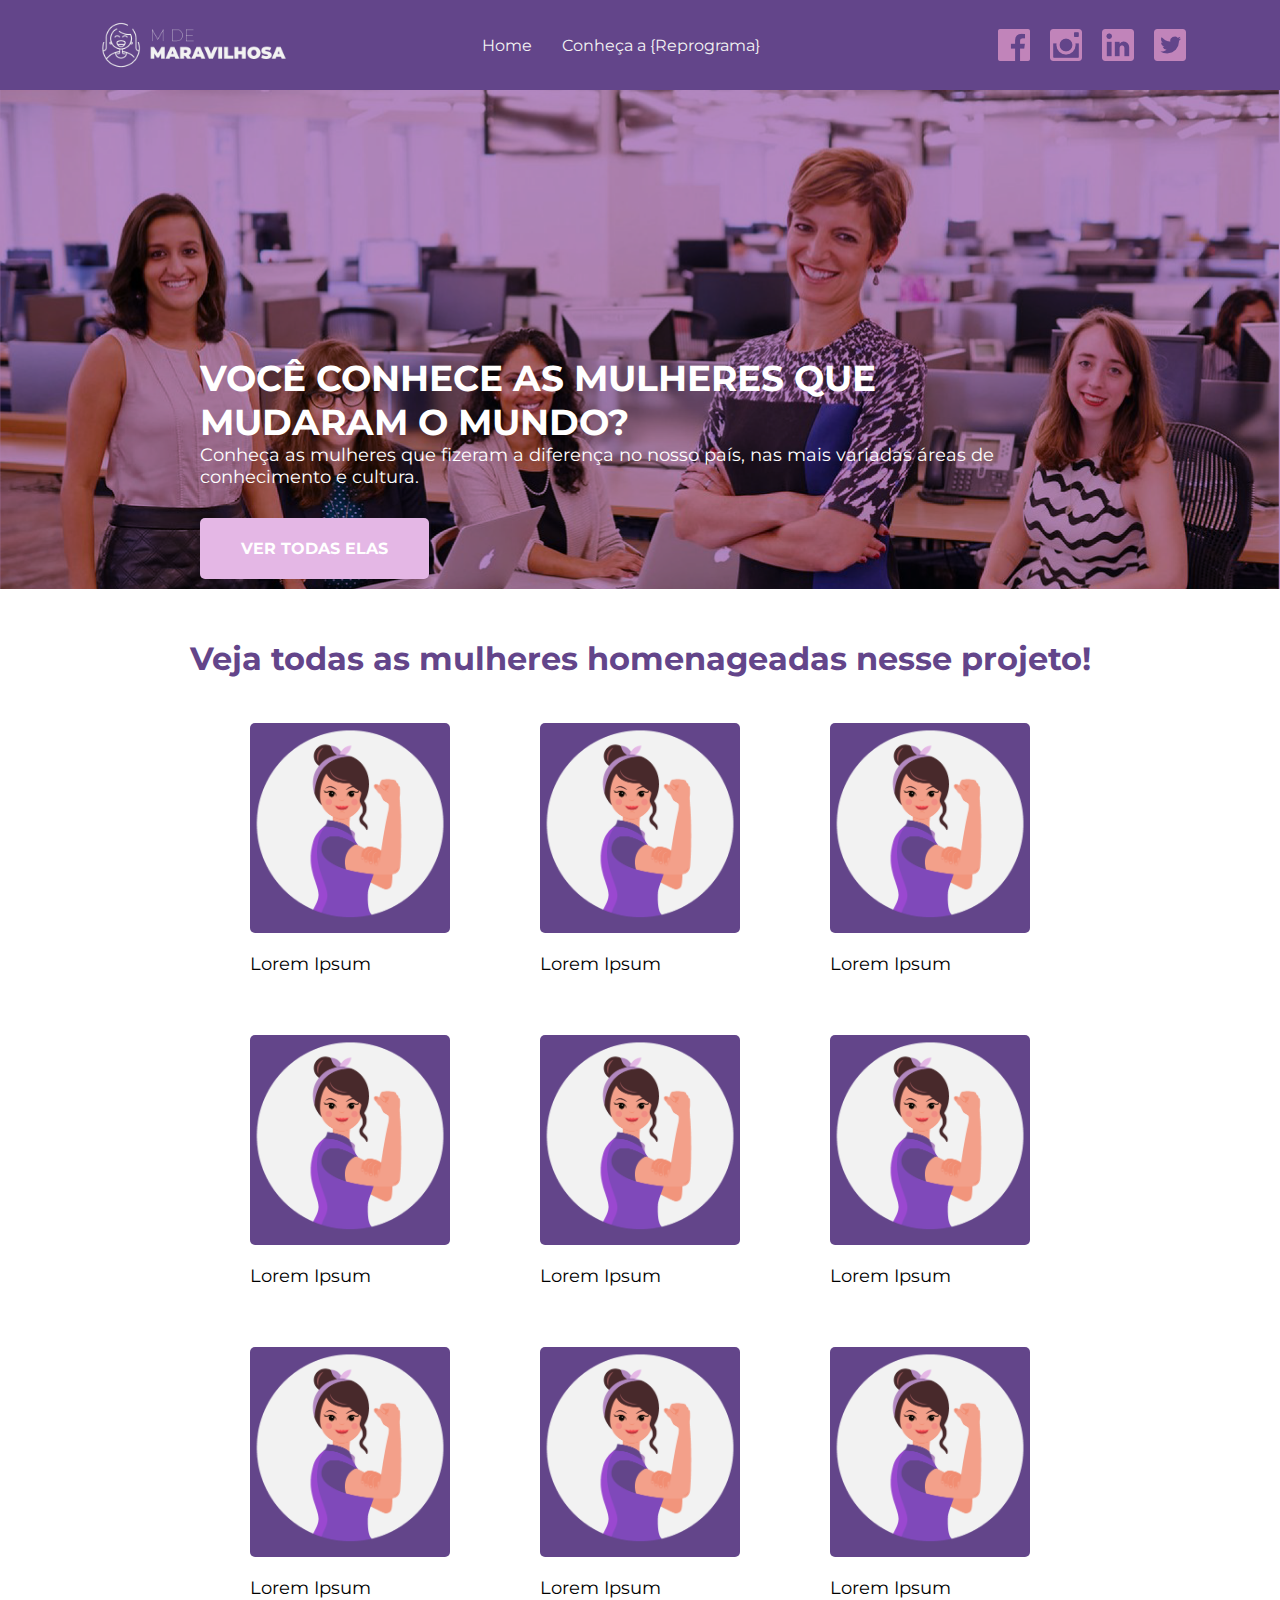
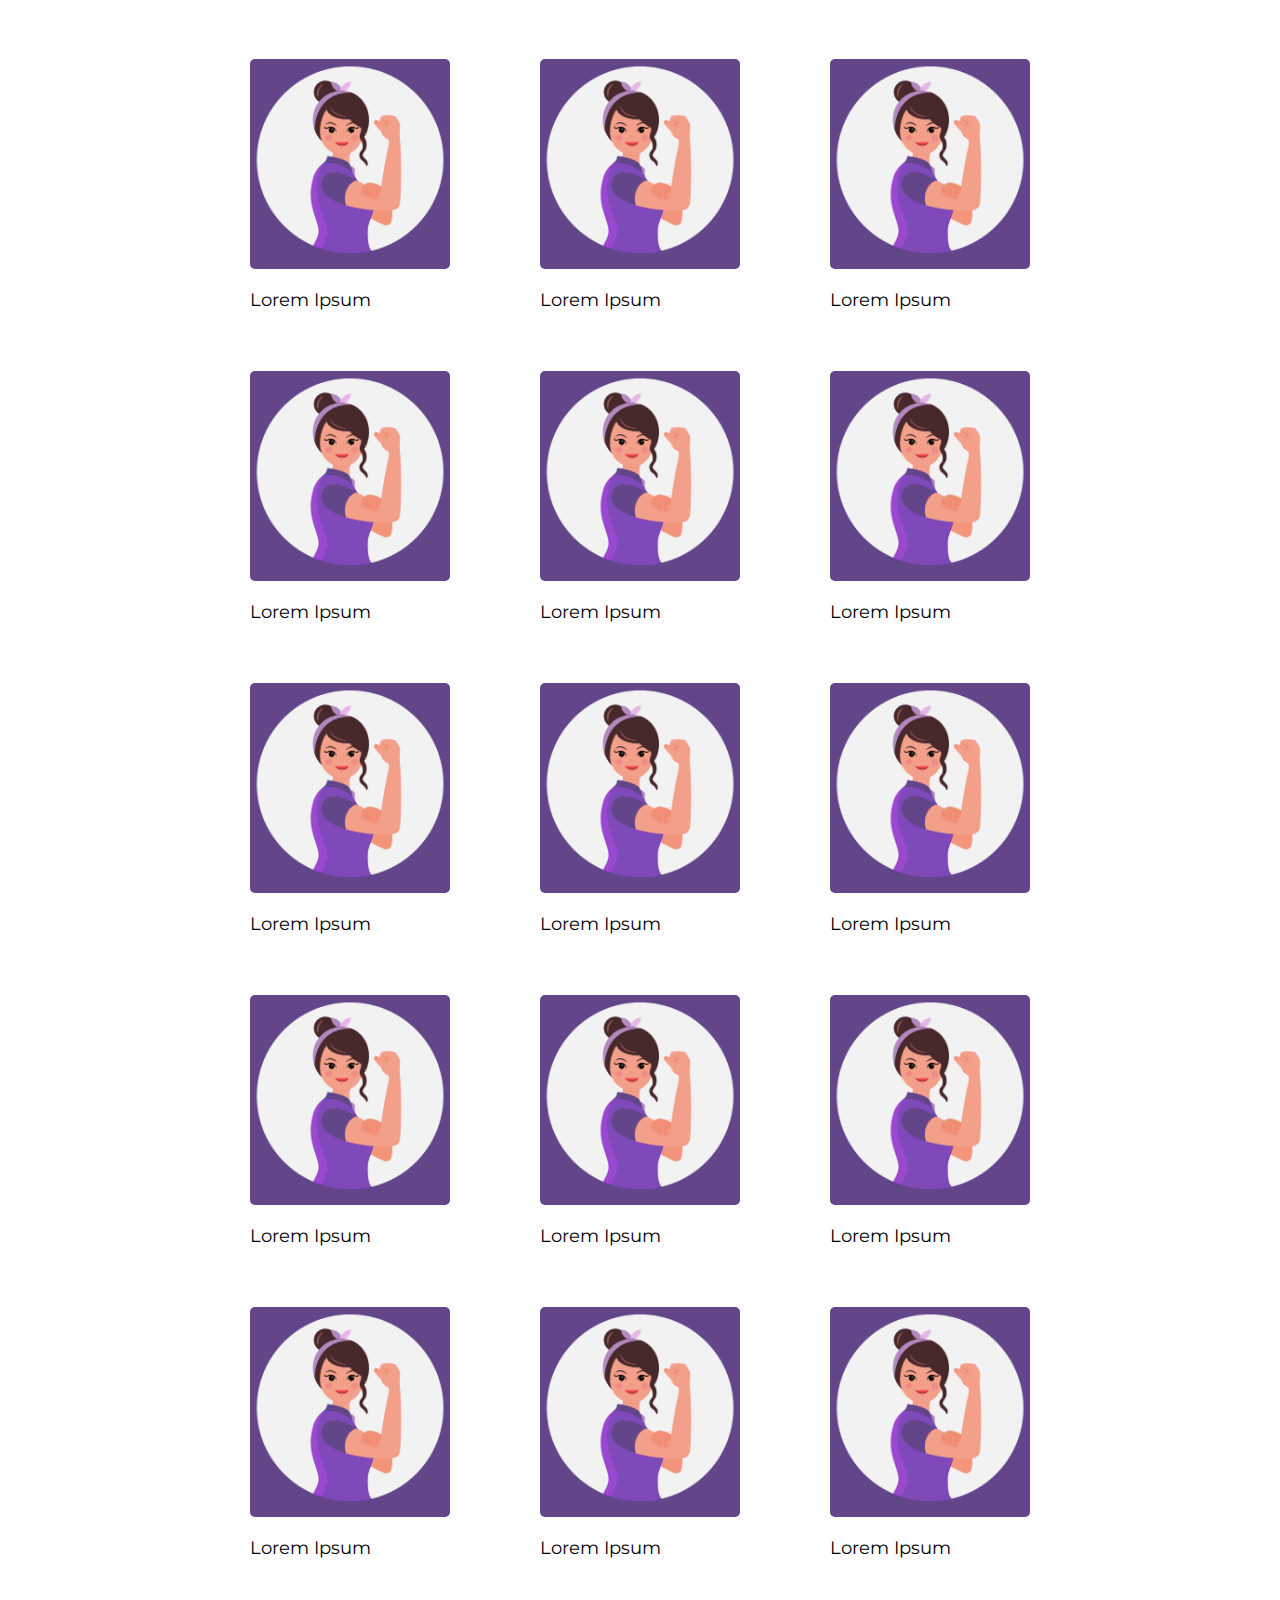
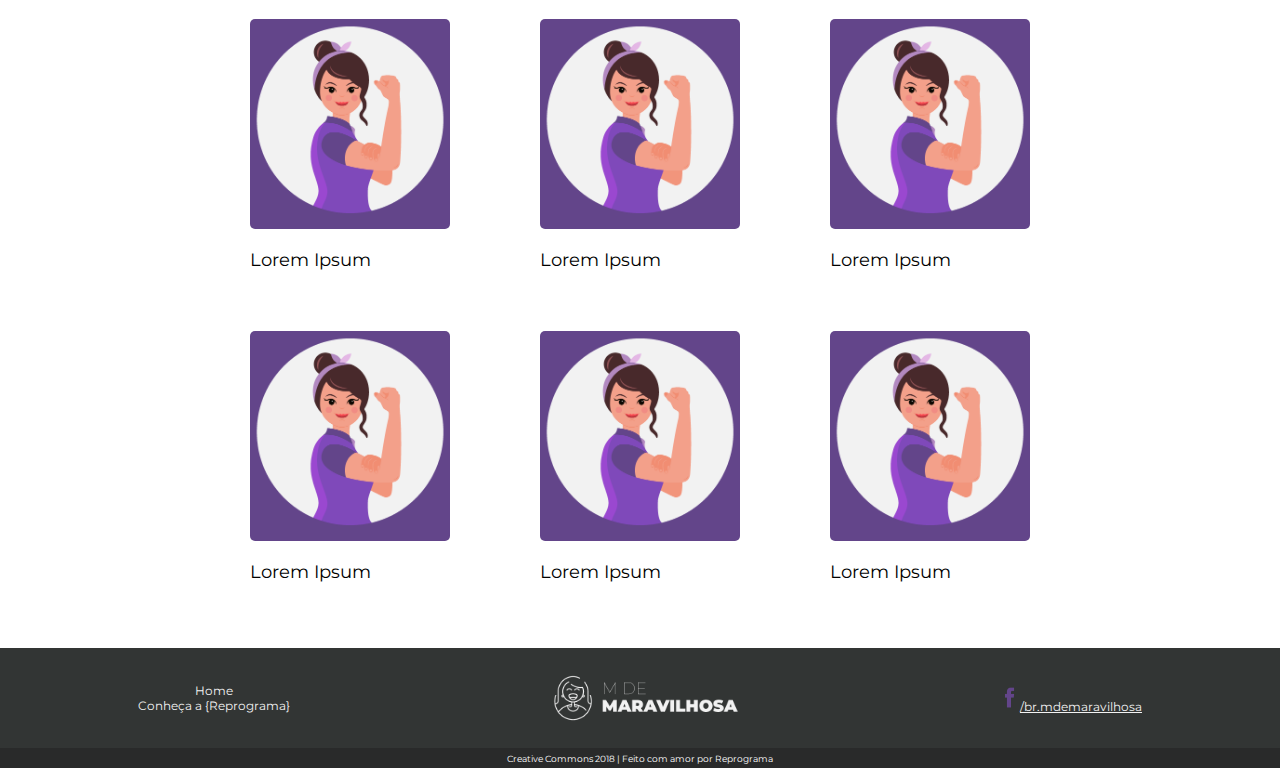
<file: index.html>
<!doctype <!DOCTYPE html>
<html>
<head>
    <meta charset="utf-8" />
    <meta name="viewport" content="width=device-width, initial-scale=1">
    <link rel="stylesheet" href="css/style.css">
    <link href="https://fonts.googleapis.com/css?family=Montserrat:400,700,900" rel="stylesheet">

    <title>M de maravilhosa</title>
</head>

<body>
    <header>
        <nav>
            <img class="logo nav__logo" src="img/logo-white.png" alt="Logo de M de Maravilhosas">

            <img class="nav__menu-mobile" src="img/menu-nav.png">   

            <ul class="menu nav__menu">
                <li>
                <a class="nav__menu-item" href="#">Home</a> 
                </li>    

                <li>
                <a class="nav__menu-item" href="#">Conheça a {Reprograma}</a> 
                </li>  
            </ul>
      
            <div class="nav__redes-sociais">
                <a class="nav__redes-item" href="#" target="_blank"></a>
                <img src="img/icon-facebook.png" alt="ícone do Facebook">

                <a class="nav__redes-item" href="#" target="_blank"></a>
                <img src="img/icon-instagram.png" alt="ícone do Instagram">

                <a class="nav__redes-item" href="#" target="_blank"></a>
                <img src="img/icon-linkedin.png" alt="ícone do Linkedin">

                <a class="nav__redes-item" href="#" target="_blank"></a>
                <img src="img/icon-twitter.png" alt="ícone do twitter">
            </div>
        </nav>
    </header>

    <main>
        <section class="home__banner">
            <div class="home__conteudo">
  
                 <h1 class="banner__titulo">VOCÊ CONHECE AS MULHERES 
                QUE MUDARAM O MUNDO?</h1>

                 <p class="banner__texto">Conheça as mulheres que fizeram a diferença no nosso país, 
                nas mais variadas áreas de conhecimento e cultura.
                </p> 

                <a class="btn btn-banner" href="perfil/rafaelasilva.html">ver todas elas</a>
        
            </div>
        </section>

       
        <section class="mulheres__perfil">
            <div class="container">
                <h3> Veja todas as mulheres homenageadas nesse projeto!</h3>

            <div class="mulheres__perfil-figura"> 
               
                <div class="mulheres">
                    <img class="trinta-maravilhosas"
                    src="img/img-mulher.png" alt="Foto da personalidade escolhida">  
                    <a href="#">Lorem Ipsum</a>
                </div>   
                
                <div class="mulheres">
                    <img class="trinta-maravilhosas"
                    src="img/img-mulher.png" alt="Foto da personalidade escolhida">  
                    <a href="#">Lorem Ipsum</a>
                </div>  

                <div class="mulheres">
                    <img class="trinta-maravilhosas"
                    src="img/img-mulher.png" alt="Foto da personalidade escolhida">  
                    <a href="#">Lorem Ipsum</a>
                </div>  

                <div class="mulheres">
                    <img class="trinta-maravilhosas"
                     src="img/img-mulher.png" alt="Foto da personalidade escolhida">  
                    <a href="#">Lorem Ipsum</a>
                 </div>  

                 <div class="mulheres">
                    <img class="trinta-maravilhosas"
                    src="img/img-mulher.png" alt="Foto da personalidade escolhida">  
                    <a href="#">Lorem Ipsum</a>
                </div>  

                <div class="mulheres">
                    <img class="trinta-maravilhosas"
                    src="img/img-mulher.png" alt="Foto da personalidade escolhida">  
                    <a href="#">Lorem Ipsum</a>
                </div>  

                <div class="mulheres">
                    <img class="trinta-maravilhosas"
                    src="img/img-mulher.png" alt="Foto da personalidade escolhida">  
                    <a href="#">Lorem Ipsum</a>
                </div>  

                <div class="mulheres">
                    <img class="trinta-maravilhosas"
                    src="img/img-mulher.png" alt="Foto da personalidade escolhida">  
                    <a href="#">Lorem Ipsum</a>
                </div>

                <div class="mulheres">
                     <img class="trinta-maravilhosas"
                     src="img/img-mulher.png" alt="Foto da personalidade escolhida">  
                    <a href="#">Lorem Ipsum</a>
                </div> 

                <div class="mulheres">
                    <img class="trinta-maravilhosas"
                    src="img/img-mulher.png" alt="Foto da personalidade escolhida">  
                    <a href="#">Lorem Ipsum</a>
                </div> 

                <div class="mulheres">
                    <img class="trinta-maravilhosas"
                    src="img/img-mulher.png" alt="Foto da personalidade escolhida">  
                    <a href="#">Lorem Ipsum</a>
                </div>   
                
                <div class="mulheres">
                    <img class="trinta-maravilhosas"
                    src="img/img-mulher.png" alt="Foto da personalidade escolhida">  
                    <a href="#">Lorem Ipsum</a>
                </div>  

                <div class="mulheres">
                    <img class="trinta-maravilhosas"
                    src="img/img-mulher.png" alt="Foto da personalidade escolhida">  
                    <a href="#">Lorem Ipsum</a>
                </div>  

                <div class="mulheres">
                    <img class="trinta-maravilhosas"
                     src="img/img-mulher.png" alt="Foto da personalidade escolhida">  
                    <a href="#">Lorem Ipsum</a>
                 </div>  

                 <div class="mulheres">
                    <img class="trinta-maravilhosas"
                    src="img/img-mulher.png" alt="Foto da personalidade escolhida">  
                    <a href="#">Lorem Ipsum</a>
                </div>  

                <div class="mulheres">
                    <img class="trinta-maravilhosas"
                    src="img/img-mulher.png" alt="Foto da personalidade escolhida">  
                    <a href="#">Lorem Ipsum</a>
                </div>  

                <div class="mulheres">
                    <img class="trinta-maravilhosas"
                    src="img/img-mulher.png" alt="Foto da personalidade escolhida">  
                    <a href="#">Lorem Ipsum</a>
                </div>  

                <div class="mulheres">
                    <img class="trinta-maravilhosas"
                    src="img/img-mulher.png" alt="Foto da personalidade escolhida">  
                    <a href="#">Lorem Ipsum</a>
                </div> 

                <div class="mulheres">
                     <img class="trinta-maravilhosas"
                     src="img/img-mulher.png" alt="Foto da personalidade escolhida">  
                    <a href="#">Lorem Ipsum</a>
                </div> 

                <div class="mulheres">
                    <img class="trinta-maravilhosas"
                    src="img/img-mulher.png" alt="Foto da personalidade escolhida">  
                    <a href="#">Lorem Ipsum</a>
                </div> 

                <div class="mulheres">
                    <img class="trinta-maravilhosas"
                    src="img/img-mulher.png" alt="Foto da personalidade escolhida">  
                    <a href="#">Lorem Ipsum</a>
                </div>   
                
                <div class="mulheres">
                    <img class="trinta-maravilhosas"
                    src="img/img-mulher.png" alt="Foto da personalidade escolhida">  
                    <a href="#">Lorem Ipsum</a>
                </div>  

                <div class="mulheres">
                    <img class="trinta-maravilhosas"
                    src="img/img-mulher.png" alt="Foto da personalidade escolhida">  
                    <a href="#">Lorem Ipsum</a>
                </div>  

                <div class="mulheres">
                    <img class="trinta-maravilhosas"
                     src="img/img-mulher.png" alt="Foto da personalidade escolhida">  
                    <a href="#">Lorem Ipsum</a>
                </div>  

                <div class="mulheres">
                    <img class="trinta-maravilhosas"
                    src="img/img-mulher.png" alt="Foto da personalidade escolhida">  
                    <a href="#">Lorem Ipsum</a>
                </div>  

                <div class="mulheres">
                    <img class="trinta-maravilhosas"
                    src="img/img-mulher.png" alt="Foto da personalidade escolhida">  
                    <a href="#">Lorem Ipsum</a>
                </div>  

                <div class="mulheres">
                    <img class="trinta-maravilhosas"
                    src="img/img-mulher.png" alt="Foto da personalidade escolhida">  
                    <a href="#">Lorem Ipsum</a>
                </div>  

                <div class="mulheres">
                    <img class="trinta-maravilhosas"
                    src="img/img-mulher.png" alt="Foto da personalidade escolhida">  
                    <a href="#">Lorem Ipsum</a>
                </div> 

                <div class="mulheres">
                     <img class="trinta-maravilhosas"
                     src="img/img-mulher.png" alt="Foto da personalidade escolhida">  
                    <a href="#">Lorem Ipsum</a>
                </div> 

                <div class="mulheres">
                    <img class="trinta-maravilhosas"
                    src="img/img-mulher.png" alt="Foto da personalidade escolhida">  
                    <a href="#">Lorem Ipsum</a>
                </div>                                     
            </div> 
            </div>
        </section>
    </main> 

    <footer>
        <div class="footer__infos">
            <ul class="menu footer__menu">
                <li>
                <a class="footer__menu-item'href="#>Home</a> 
                </li> 
        
                <li>
                <a class="footer__menu-item'href="#>Conheça a {Reprograma}</a> 
                </li>  
            </ul>
            
            <div class="footer__logo"> 
            <img class= "logo footer-logo"
            src="img/logo-white.png" alt="Logo de M de Maravilhosas">
            </div>

            <div class="footer__redes"> 
            <img class="footer__redes-sociais"
            src="img/fb-icone.png" alt="ícone do Facebook">  
             <a href="#">/br.mdemaravilhosa </a>
            </div> 
        
        </div>
         
        <div class="footer__creative">
            <p class="footer__texto">
            Creative Commons 2018 | Feito com amor por Reprograma
            </p>
        </div>    
    </footer>
</body>       
</html>
</file>
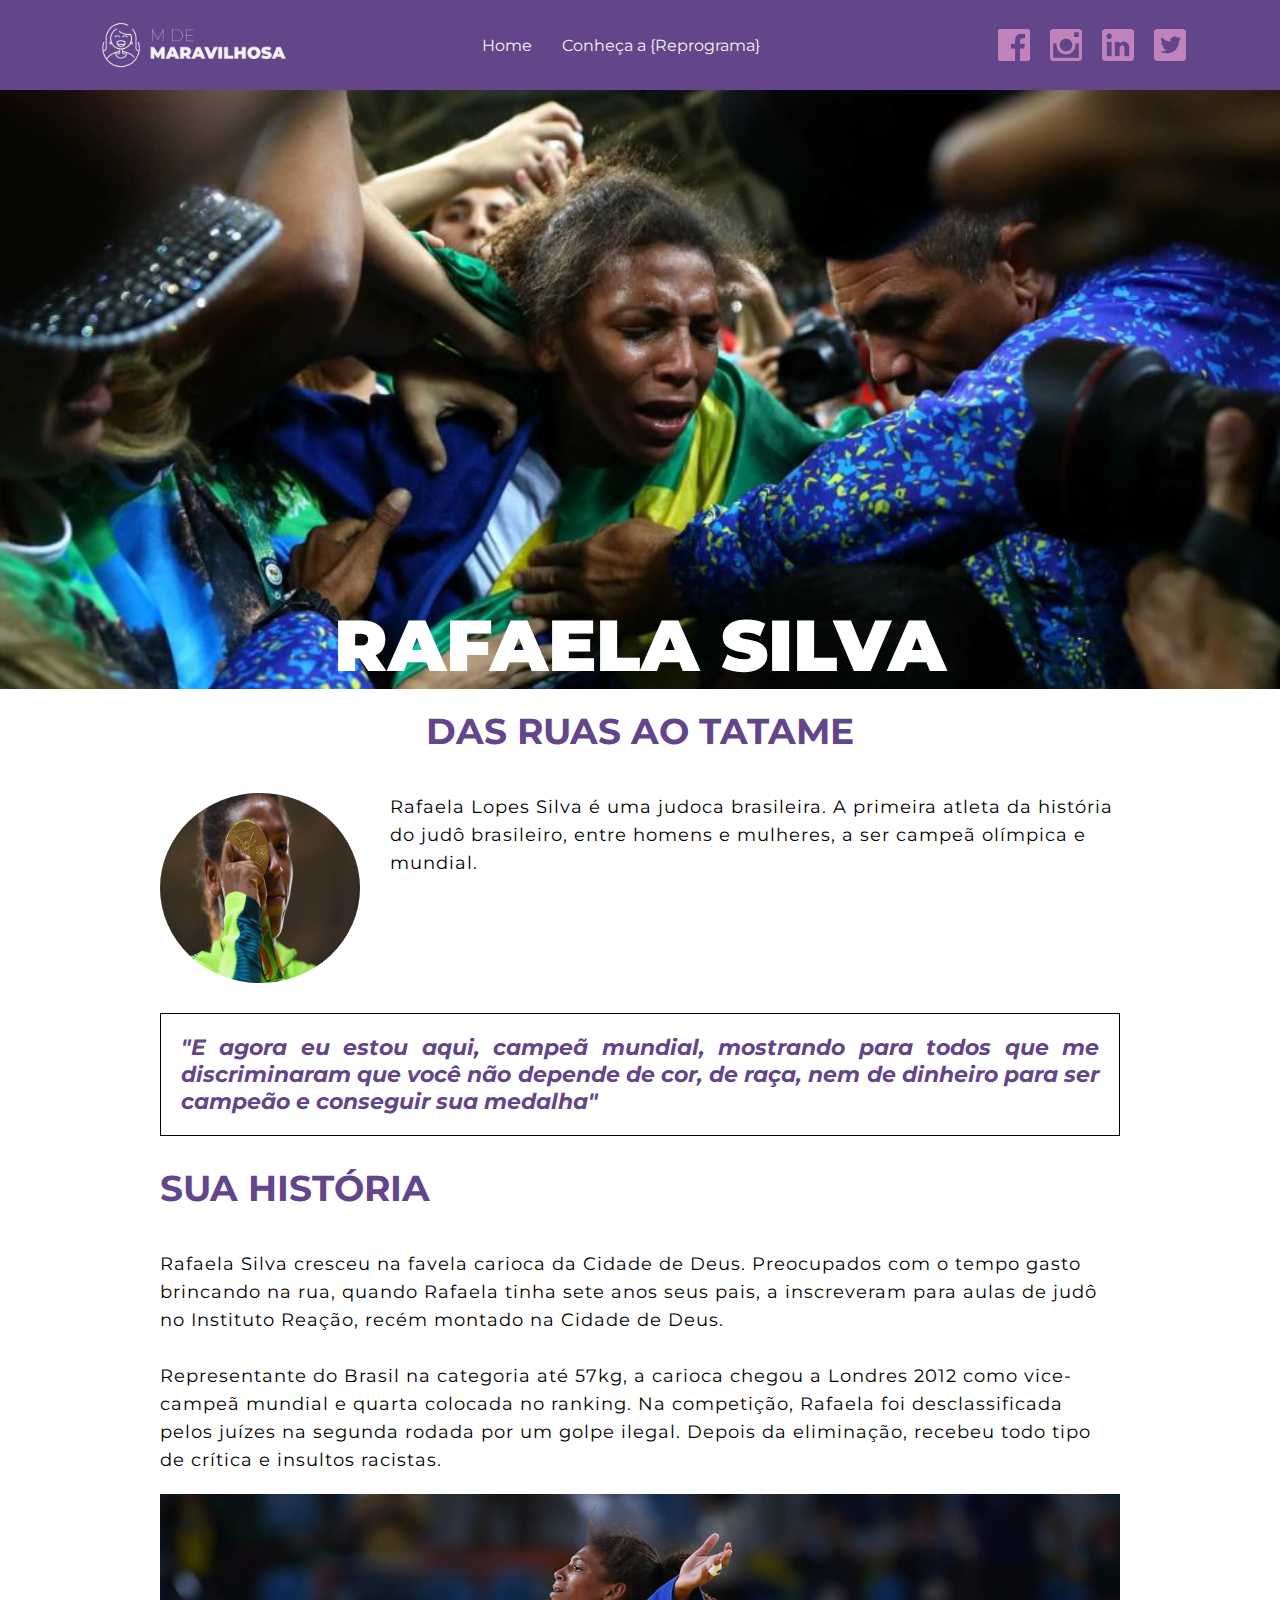
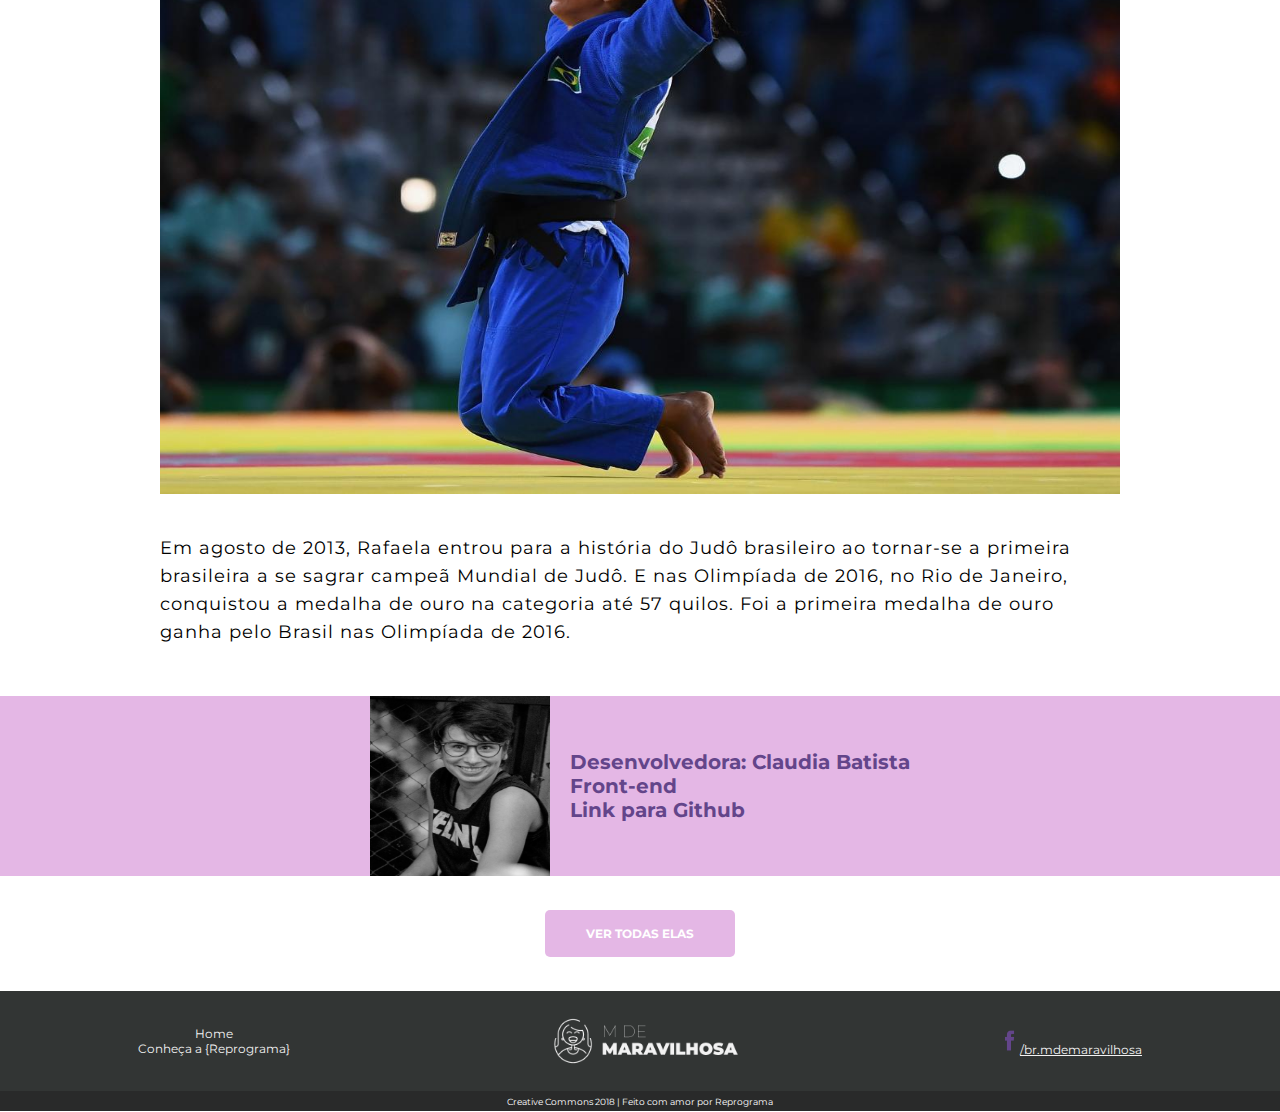
<file: perfil/rafaelasilva.html>
<!doctype <!DOCTYPE html>
<html>
<head>
    <meta charset="utf-8" />
    <meta name="viewport" content="width=device-width, initial-scale=1">
    <link rel="stylesheet" href="../css/rafaela-style.css">
    <link href="https://fonts.googleapis.com/css?family=Montserrat:400,700,900" rel="stylesheet">

    <title>Rafaela Silva</title>
</head>

<body>
    <header>
        <nav>
            <img class="logo nav__logo" src="../img/logo-white.png" alt="Logo de M de Maravilhosas">

            <img class="nav__menu-mobile" src="../img/menu-nav.png">   

            <ul class="menu nav__menu">
                <li>
                <a class="nav__menu-item" href="#">Home</a> 
                </li>    

                <li>
                <a class="nav__menu-item" href="#">Conheça a {Reprograma}</a> 
                </li>  
            </ul>
      
            <div class="nav__redes-sociais">
                <a class="nav__redes-item" href="#" target="_blank"></a>
                <img src="../img/icon-facebook.png" alt="ícone do Facebook">

                <a class="nav__redes-item" href="#" target="_blank"></a>
                <img src="../img/icon-instagram.png" alt="ícone do Instagram">

                <a class="nav__redes-item" href="#" target="_blank"></a>
                <img src="../img/icon-linkedin.png" alt="ícone do Linkedin">

                <a class="nav__redes-item" href="#" target="_blank"></a>
                <img src="../img/icon-twitter.png" alt="ícone do twitter">
            </div>
        </nav>
    </header>

    <main>
        <section class="rafaela__banner">
            <h1 class="banner__titulo">Rafaela Silva</h1>
        </section>

        <div class="container">
            <section class="rafaela__resumo">
                <h3> DAS RUAS AO TATAME</h3>

                <div class="rafaela__resumo-conteudo"> 

                    <img class="imagem__perfil" src="../img/rafaela-perfil.png" alt="Imagem da Rafaela com medalha de ouro">
                
                    <p class="rafaela__texto">
                    Rafaela Lopes Silva é uma judoca brasileira. A primeira atleta da história do judô brasileiro, entre homens e mulheres, a ser campeã olímpica e mundial.
                    </p>  
                </div> 
            </section>

            <section class="rafaela__quote">
                <h4>
                    "E agora eu estou aqui, campeã mundial, mostrando para todos que me discriminaram que você não depende de cor, de raça, nem de dinheiro para ser campeão e conseguir sua medalha"
                </h4>
            </section>

            <section class="rafaela__historia">
                <h3 class="historia__titulo"> SUA HISTÓRIA</h3>
                 <p class="rafaela__texto">
                    Rafaela Silva cresceu na favela carioca da Cidade de Deus. Preocupados com o tempo gasto brincando na rua, quando Rafaela tinha sete anos seus pais, a inscreveram para aulas de judô no Instituto Reação, recém montado na Cidade de Deus. 
                    <br>
                    <br>
                    Representante do Brasil na categoria até 57kg, a carioca chegou a Londres 2012 como vice-campeã mundial e quarta colocada no ranking. Na competição, Rafaela foi desclassificada pelos juízes na segunda rodada por um golpe ilegal. Depois da eliminação, recebeu todo tipo de crítica e insultos racistas.
                 </p>

                <img class="imagem__historia" src="../img/rafaela-meio.png" alt="foto da rafaela comemorando">
             
                <p class="rafaela__texto">
                    Em agosto de 2013, Rafaela entrou para a história do Judô brasileiro ao tornar-se a primeira brasileira a se sagrar campeã Mundial de Judô. E nas Olimpíada de 2016, no Rio de Janeiro, conquistou a medalha de ouro na categoria até 57 quilos. Foi a primeira medalha de ouro ganha pelo Brasil nas Olimpíada de 2016.

                </p>   
            </section>
        </div>

         <section class="rafaela__deve">
            <img class="imagem__deve" src="../img/desenvolvedora.png" alt="Foto da desenvolvedora da pagina">
        
            <div class="texto__deve">
                <h5> Desenvolvedora: Claudia Batista</h5>
                <h5> Front-end</h5>
                <h5> Link para Github</h5>

            </div>

         </section>

            <div class="container">
                <a class="btn btn-perfil" href="../index.html">ver todas elas</a>
            </div>

    </main>

    <footer>
            <div class="footer__infos">
                <ul class="menu footer__menu">
                    <li>
                    <a class="footer__menu-item'href="#>Home</a> 
                    </li> 
            
                    <li>
                    <a class="footer__menu-item'href="#>Conheça a {Reprograma}</a> 
                    </li>  
                </ul>
                  
                <div class="footer__logo"> 
                    <img class= "logo footer-logo"
                    src="../img/logo-white.png" alt="Logo de M de Maravilhosas">
                    </div>
        
                    <div class="footer__redes"> 
                    <img class="footer__redes-sociais"
                    src="../img/fb-icone.png" alt="ícone do Facebook">  
                     <a href="#">/br.mdemaravilhosa </a>
                    </div> 
            
            </div>
             
            <div class="footer__creative">
                <p class="footer__texto">
                Creative Commons 2018 | Feito com amor por Reprograma
                </p>
            </div>    
        </footer>
</body>

</html>
</file>
<file: css/style.css>
/* GERAL */
    * {
        box-sizing: border-box;
        margin: 0;
        padding: 0;
    }

    body {
        font-family: 'Montserrat', sans-serif;   
    }

    /* NAVEVAÇÃO */
    nav {
        background-color: #63458A;
        position: fixed;
        top: 0; 
        width: 100%;
        display: flex;  
        height: 90px;  
        justify-content: space-around;
        align-items: center;
        flex-direction: row;
        }

    .nav__menu, .nav__redes-sociais {
        display: none;
    }

    .logo {
        width: 150px;
        margin: auto 0;
        height: auto;
    }
    
    .nav__menu-mobile {
        width: 30px;
        margin: auto 0;
        height: auto; 
    }

    .menu {
        text-decoration: none;
        list-style: none;
    }

    /* responsivo-nav */ 
    @media (min-width: 768px){
        .nav__menu-mobile {
            display: none;
        }

        .nav__menu, .nav__redes-sociais {
            display: flex;
        }

        .nav__menu-item {
            margin-right: 20px; 
            text-decoration: none; 
        } 
        
        .nav__redes-item {
            margin-right: 20px; 
        }
    }

    @media (min-width: 1024px){
        .nav__menu-item {
            font-size: 16px;
        }

        .logo {
            width: 200px;
            margin: auto 0;
            height: auto;
        }
    }

    /* home-banner */  
    .home__banner {
        background-image: url(../img/bg-banner-claro.png);
        background-size: cover;
        margin-top: 89px;
        height: 210px;
        display: flex;
        padding: 0 50px;   
    }   

    .home__conteudo {
        display: flex;
        flex-direction: column;
        justify-content: flex-end;
        align-items: baseline;
        text-align: left;
    }    

    .banner__titulo {
        font-size: 18px;
        text-transform: uppercase;
        font-weight: bold;
        color: #fff;
    }

    .banner__texto {
        font-size: 12px;
        margin-bottom: 10px;
        color: #fff;
    }

    .btn {
        color:  fff;
        border: 1px solid transparent;
        background-color: #E4B7E5;
        border-radius: 5px;
        text-decoration: none;
        text-transform: uppercase;
        font-size: 10px;
    }

    .btn-banner {
        padding: 10px;    
        font-weight: bold;
        margin-bottom: 10px;
    }

    @media (min-width: 560px){  
        .home__banner {
            padding: 0 90px; 
        }  

        .banner__titulo {
            font-size: 22px;
        }     
    }
    /* responsivo-home-banner */ 
    @media (min-width: 768px){
        .home__banner {
            height: 400px; 
            padding: 0 100px;
        }

        .banner__titulo {
            font-size: 30px;
        }  
        
        .banner__texto {
            font-size: 18px;
            margin-bottom: 30px;
        }

        .btn-banner {
            padding: 15px 30px;  
        }

        .btn {
            font-size: 12px;
        }
    }

    @media (min-width: 1024px){
        .home__banner {
            height: 500px; 
            padding: 0 200px;
        }

        .banner__titulo {
            font-size: 36px;
        }  

        .btn-banner {
            padding: 20px 40px;     
        }

        .btn {
            font-size: 16px;
        }
    } 

    /* home-mulheres*/ 
    .container {
        width: 100%;
        padding: 20px;
    }

    h3 {
        text-align: center;
        color: #63458A;
        margin-top: 20px;
    }

    .mulheres__perfil-figura {
        display: flex;
        flex-flow: row wrap;
        justify-content: center;      
    }

    .trinta-maravilhosas  {
        width: 120px;
        height: 120px;
        margin-top: 20px;
        background-color: #63458A;
        border-radius: 5px;
        margin: 15px;
    } 

    .mulheres a {
        text-decoration: none;
        color: #000;
        font-size: 12px;
        margin-top: 10px;
        margin: 0 15px;
    }

    .mulheres {
        display: flex;
        flex-direction: column;
        margin: 15px;
    }

    @media (min-width: 560px){  
        .trinta-maravilhosas  {
            width: 120px;
            height: 120px;
            margin: 15px;
        } 
 
        .mulheres a {
            margin: 0 15px;
        } 
    }    

    /* responsivo-home-mulheres */ 
    @media (min-width: 768px){  
        .container {
            width: 100%;
            padding: 0 70px;
        }

        h3 {
            font-size: 22px;
            margin-top: 40px;
        }

        .trinta-maravilhosas  {
            width: 130px;
            height: 130px;
            margin: 15px;
        } 
 
        .mulheres a {
            font-size: 16px;
            margin: 0 15px;
        } 
    }  
    
    @media (min-width: 860px){  
        .trinta-maravilhosas  {
            width: 140px;
            height: 140px;
            margin: 25px;
        } 
 
        .mulheres a {
            margin: 0 25px;
        } 
    }      

    @media (min-width: 1024px){
        .container {
            width: 960px;
            margin: 0 auto;
            padding: 0;
        }

        h3 {
            font-size: 32px;
            margin-top: 50px;
        }

        .trinta-maravilhosas  {
            width: 200px;
            height: 210px;
            margin: 30px;
            margin-bottom: 20px;
        } 
 
        .mulheres a {
            font-size: 18px;
            margin: 0 30px;
        } 
    }      

    /* footer */  
    .footer__infos {
        background-color: #323534;
        display: flex;
        height: 180px;  
        align-items: center;
        flex-direction: column;
        font-size: 12px;
        color: #F3F3F3;
        margin-top: 50px;
        padding: 10px;
        justify-content: space-around;
    }

    .footer__menu {
        text-align: center;
    }

    .footer__redes-sociais {
        width: 15px;
        height: auto; 
        margin-top: 2px;
    }

    a {
        font-size: 12px;
        color: #F3F3F3;
    }


    .footer__creative {
        background-color: #292A2A;
        color: #FFFFFF;
        height: 20px;
        margin-top: 0;
    }

    .footer__texto {
        margin: 0;
        font-size: 9px;
        text-align: center; 
        padding: 5px;  
    }

    .footer__redes img {
        display: inline-block;
    }

    /* responsivo-footer */ 
    @media (min-width: 768px){
        .footer__infos { 
            flex-direction: row;
            height: 100px; 
        }

        .nav__menu, .nav__redes-sociais {
            display: flex;
        }

        .nav__menu-item  {
            padding-right: 10px;
        } 
    }
</file>
<file: css/rafaela-style.css>
/* GERAL */
    * {
    box-sizing: border-box;
    margin: 0;
    padding: 0;
    }

    body {
        font-family: 'Montserrat', sans-serif;   
    }

    /* NAVEVAÇÃO */
    nav {
        background-color: #63458A;
        position: fixed;
        top: 0; 
        width: 100%;
        display: flex;
        height: 90px;  
        justify-content: space-around;
        align-items: center;
        flex-direction: row;
        }

    .nav__menu, .nav__redes-sociais {
        display: none;
    }

    .logo {
        width: 150px;
        margin: auto 0;
        height: auto;
    }
    
    .nav__menu-mobile {
        width: 30px;
        margin: auto 0;
        height: auto; 
    }

    .menu {
        text-decoration: none;
        list-style: none;
    }

    /* responsivo-nav */ 
    @media (min-width: 768px){
        .nav__menu-mobile {
            display: none;
        }

        .nav__menu, .nav__redes-sociais {
            display: flex;
        }

        .nav__menu-item {
            margin-right: 20px; 
            text-decoration: none; 
        } 
        
        .nav__redes-item {
            margin-right: 20px; 
        }
    }

    @media (min-width: 1024px){
        .nav__menu-item {
            font-size: 16px;
        }

        .logo {
            width: 200px;
            margin: auto 0;
            height: auto;
        }
    }

    /* PERFIL-BANNER */  
    .container {
        width: 100%;
        padding: 20px;
    }

    .rafaela__banner {
        background-image: url(../img/rafaela-banner.png);
        background-size: cover;
        margin-top: 89px;
        height: 300px;
        display: flex;
        align-items: flex-end;
        justify-content: center;
   }

    .banner__titulo {
        font-size: 40px;
        color: #fff;
        text-transform: uppercase;
        font-weight: 900;
    }

    /* responsivo-banner */ 
    @media (min-width: 768px){
        .container {
            width: 100%;
            padding: 0 70px;
    }

        .rafaela__banner {
            height: 400px; 
    }

        .banner__titulo {
            font-size: 72px;
    }    
}

    @media (min-width: 1024px){
    .container {
        width: 960px;
        margin: 0 auto;
        padding: 0;
    }

    .rafaela__banner {
        height: 600px; 
    }
}

    /* resumo */  
    .rafaela__resumo-conteudo {
        display: flex; 
        text-align: center;
    }

    h3 {
        text-align: center;
        color: #63458A; 
        margin-top: 20px; 
        font-size: 24px;
    }

    .imagem__perfil {
        width: 130px;
        height: 130px;
        border-radius: 100%; 
        margin-top: 40px;
        margin-right: 30px;
    }

    .rafaela__texto {  
        text-align: left;
        font-size: 14px;
        margin-top: 40px;
        line-height: 22px;
    }


    /* responsivo-resume */   
    @media (min-width: 768px){
        h3 {
            font-size: 36px;
        }

        .imagem__perfil {
            width: 200px;
            height: 190px;
        } 

        .rafaela__texto {  
            font-size: 16px;
        }        
    }

    @media (min-width: 1024px){
        .rafaela__texto {  
            font-size: 18px;
            letter-spacing: 1px;
            line-height: 28px;
        }    
    }

    /* historia */ 
    .rafaela__quote {
        color: #63458A;
        font-size: 12px;
        font-weight: bold;
        margin-top: 15px;
        text-align: justify;
        font-style: italic;
        border: 1px solid #000;
        transition: all 1s;
    }

    .rafaela__quote:hover{
        transform: scale(1.1);
    }

    h4 {
        margin: 20px;
        font-size: 16px;
    }

    .imagem__historia {
        width: 100%;
        height: 300px;
    }

    p { 
        text-align: justify;;
        font-size: 14px;
        margin: 20px 0;
    }

    .historia__titulo {
        text-align: left;
        margin-top: 15px;
    }

    .rafaela__quote {
        margin: 30px 0;
    }

    /* responsivo historia */  
    @media (min-width: 768px){
        .imagem__historia {
            width: 100%;
            height: 500px;
        }

        p {
            font-size: 16px;
        }

        h4   {
            font-size: 18px;
        }
    }

    @media (min-width: 1024px){
        .imagem__historia {
            width: 100%;
            height: 600px;
        }

        h4   {
            font-size: 22px;
        }
        p {
            font-size: 18px;
        }
    }

    /* desenvolvedora */  
    .rafaela__deve {
        background-color: #E4B7E5;
        display: flex;
        justify-content: center;
        align-items: center;
        margin: 50px 0;
    }

    .imagem__deve{
        width: 130px;
        height: 130px; 
    }

    .texto__deve {
        display: flex;
        color: #63458A;
        flex-direction: column;
        text-align: left;
        margin-left: 20px;
    }

    h5 {
        font-size: 14px;
    }

    /* responsivo desenvolvedora */  
    @media (min-width: 768px){
        .imagem__deve{
            width: 130px;
            height: 130px; 
        }

        h5 {
            font-size: 16px;
        }
    }

    @media (min-width: 1024px){
        .imagem__deve{
            width: 180px;
            height: 180px; 
        }
    
        h5 {
            font-size: 20px;
        }
    }


    /* botão */  
    .container {
        text-align: center;
    }

    .btn {
        color:  fff;
        border: 1px solid transparent;
        background-color: #E4B7E5;
        border-radius: 5px;
        text-decoration: none;
        text-transform: uppercase;
    }

    .btn-perfil {
        padding: 15px 40px;   
        text-align: center; 
        font-weight: bold;
    }


    /* footer */  
    .footer__infos {
        background-color: #323534;
        display: flex;
        height: 180px;  
        align-items: center;
        flex-direction: column;
        font-size: 12px;
        color: #F3F3F3;
        margin-top: 50px;
        padding: 10px;
        justify-content: space-around;
    }

    .footer__menu {
        text-align: center;
    }

    .footer__redes-sociais {
        width: 15px;
        height: auto; 
        margin-top: 2px;
    }

    a {
        font-size: 12px;
        color: #F3F3F3;
        margin-top: 5px; 
    }


    .footer__creative {
        background-color: #292A2A;
        color: #FFFFFF;
        height: 20px;
        margin-top: 0;
    }

    .footer__texto {
        margin: 0;
        font-size: 9px;
        text-align: center; 
        padding: 5px;  
    }

    .footer__redes img {
        display: inline-block;
    }


    /* responsivo-footer */ 
    @media (min-width: 768px){
        .footer__infos { 
            flex-direction: row;
            height: 100px; 
        }

        .nav__menu, .nav__redes-sociais {
            display: flex;
        }

        .nav__menu-item  {
            padding-right: 10px;
        }
    }
</file>
